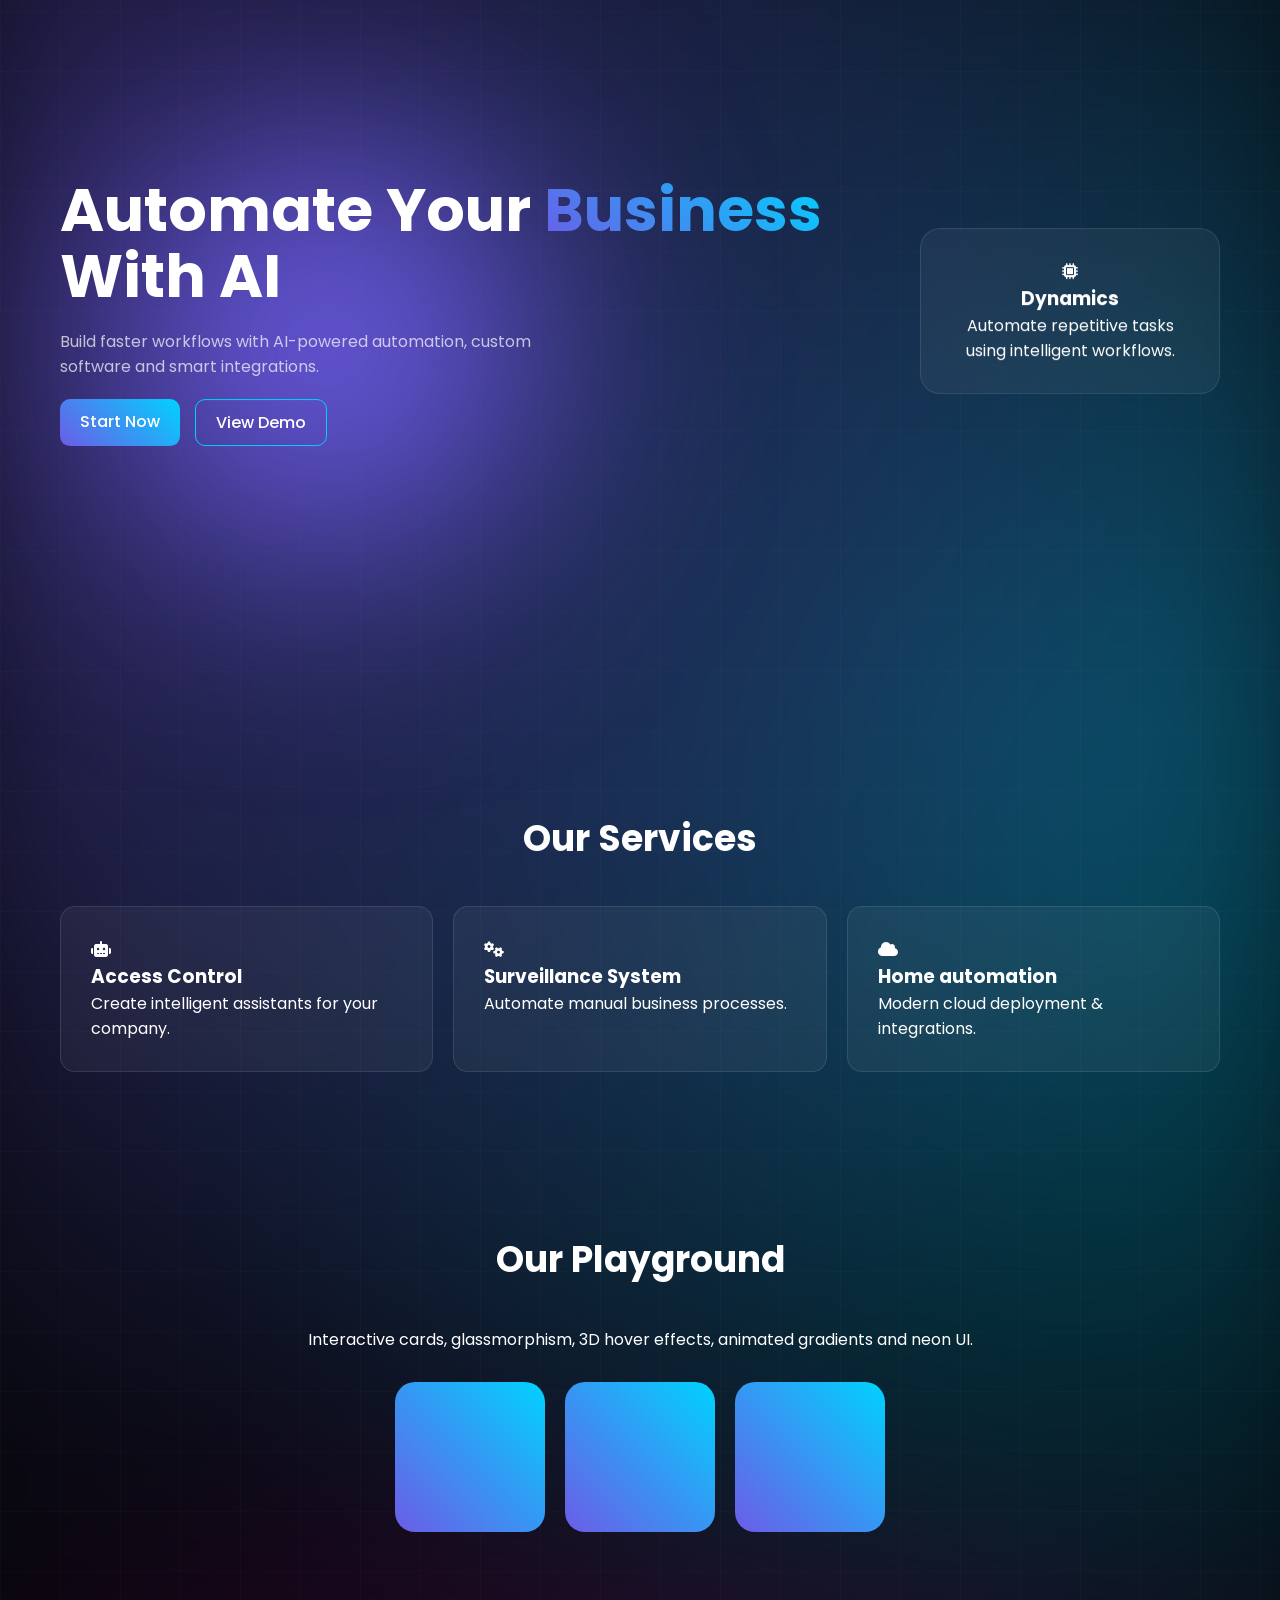
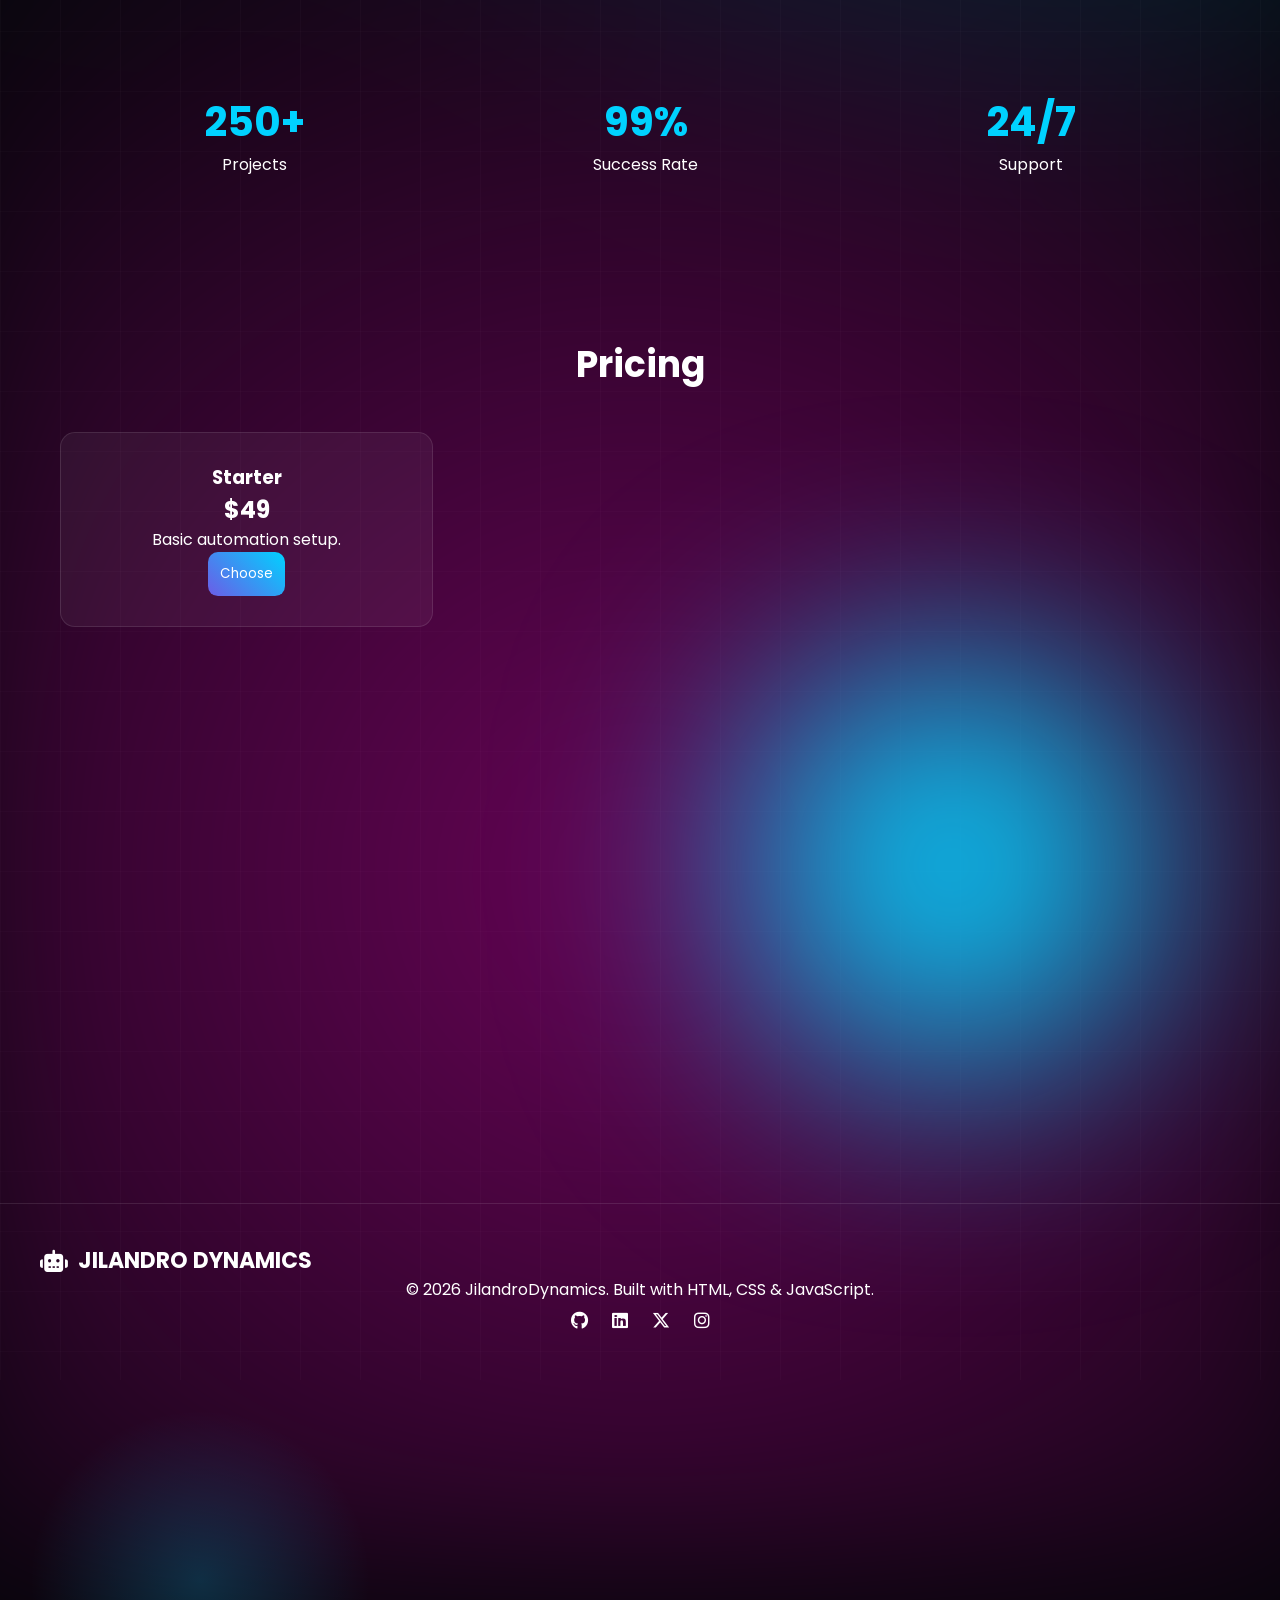
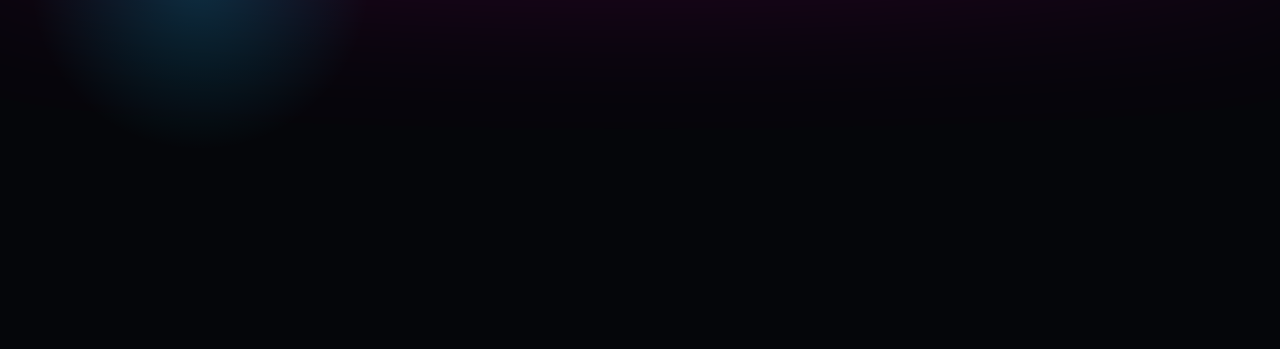
<file: index.html>
<!DOCTYPE html>
<html lang="en">
<head>
    <meta charset="UTF-8">
    <meta name="viewport" content="width=device-width, initial-scale=1.0">
    <title>JILANDRO DYNAMICS</title>

    <link rel="stylesheet" href="css/style.css">

    <link rel="preconnect" href="https://fonts.googleapis.com">
    <link href="https://fonts.googleapis.com/css2?family=Poppins:wght@300;400;500;600;700;800&display=swap" rel="stylesheet">

    <link href="https://cdnjs.cloudflare.com/ajax/libs/font-awesome/6.6.0/css/all.min.css" rel="stylesheet">
</head>
<body>

<div class="cursor"></div>
<div class="bg-grid"></div>
<div class="glow glow1"></div>
<div class="glow glow2"></div>

<!-- Navbar -->

<nav>

    <div class="logo">
        <i class="fa-solid fa-robot"></i>
        Jilandro Dynamics
    </div>

    <ul>

        <li><a href="#">Home</a></li>
        <li><a href="#">Services</a></li>
        <li><a href="#">Projects</a></li>
        <li><a href="#">Contact</a></li>

    </ul>

    <a href="#" class="btn">Get Started</a>

</nav>

<!-- Hero -->

<section class="hero">

<div class="hero-text">

<h1>
Automate Your
<span>Business</span>
With AI
</h1>

<p>

Build faster workflows with AI-powered automation,
custom software and smart integrations.

</p>

<div class="hero-buttons">

<a href="#" class="btn">
Start Now
</a>

<a href="#" class="btn secondary">
View Demo
</a>

</div>

</div>

<div class="hero-image">

<div class="glass-card">

<i class="fa-solid fa-microchip"></i>

<h3>Dynamics</h3>

<p>Automate repetitive tasks using intelligent workflows.</p>

</div>

</div>

</section>

<!-- Services -->

<section class="services">

<h2>Our Services</h2>

<div class="cards">

<div class="card">

<i class="fa-solid fa-robot"></i>

<h3>Access Control</h3>

<p>Create intelligent assistants for your company.</p>

</div>

<div class="card">

<i class="fa-solid fa-gears"></i>

<h3>Surveillance System</h3>

<p>Automate manual business processes.</p>

</div>

<div class="card">

<i class="fa-solid fa-cloud"></i>

<h3>Home automation</h3>

<p>Modern cloud deployment & integrations.</p>

</div>

</div>

</section>

<!-- Playground -->

<section class="playground">

<h2>Our Playground</h2>

<p>

Interactive cards, glassmorphism,
3D hover effects,
animated gradients and neon UI.

</p>

<div class="play-cards">

<div class="play-card"></div>
<div class="play-card"></div>
<div class="play-card"></div>

</div>

</section>

<!-- Stats -->

<section class="stats">

<div class="stat">

<h1>250+</h1>

<p>Projects</p>

</div>

<div class="stat">

<h1>99%</h1>

<p>Success Rate</p>

</div>

<div class="stat">

<h1>24/7</h1>

<p>Support</p>

</div>

</section>

<!-- Pricing -->

<section class="pricing">

<h2>Pricing</h2>

<div class="cards">

<div class="price">

<h3>Starter</h3>

<h1>$49</h1>

<p>Basic automation setup.</p>

<button>Choose</button>

</div>

<div class="price featured">

<h3>Professional</h3>

<h1>$149</h1>

<p>Advanced AI workflows.</p>

<button>Choose</button>

</div>

<div class="price">

<h3>Enterprise</h3>

<h1>Custom</h1>

<p>Tailored automation systems.</p>

<button>Contact</button>

</div>

</div>

</section>

<!-- Contact -->

<section class="contact">

<h2>Let's Build Something Amazing</h2>

<form>

<input type="text" placeholder="Your Name">

<input type="email" placeholder="Email">

<textarea placeholder="Tell us about your project"></textarea>

<button>
Send Message
</button>

</form>

</section>

<!-- Footer -->

<footer>

<div class="logo">

<i class="fa-solid fa-robot"></i>

JILANDRO DYNAMICS

</div>

<p>

© 2026 JilandroDynamics.
Built with HTML, CSS & JavaScript.

</p>

<div class="socials">

<i class="fab fa-github"></i>
<i class="fab fa-linkedin"></i>
<i class="fab fa-x-twitter"></i>
<i class="fab fa-instagram"></i>

</div>

</footer>

<script src="js/script.js"></script>

</body>
</html>
</file>
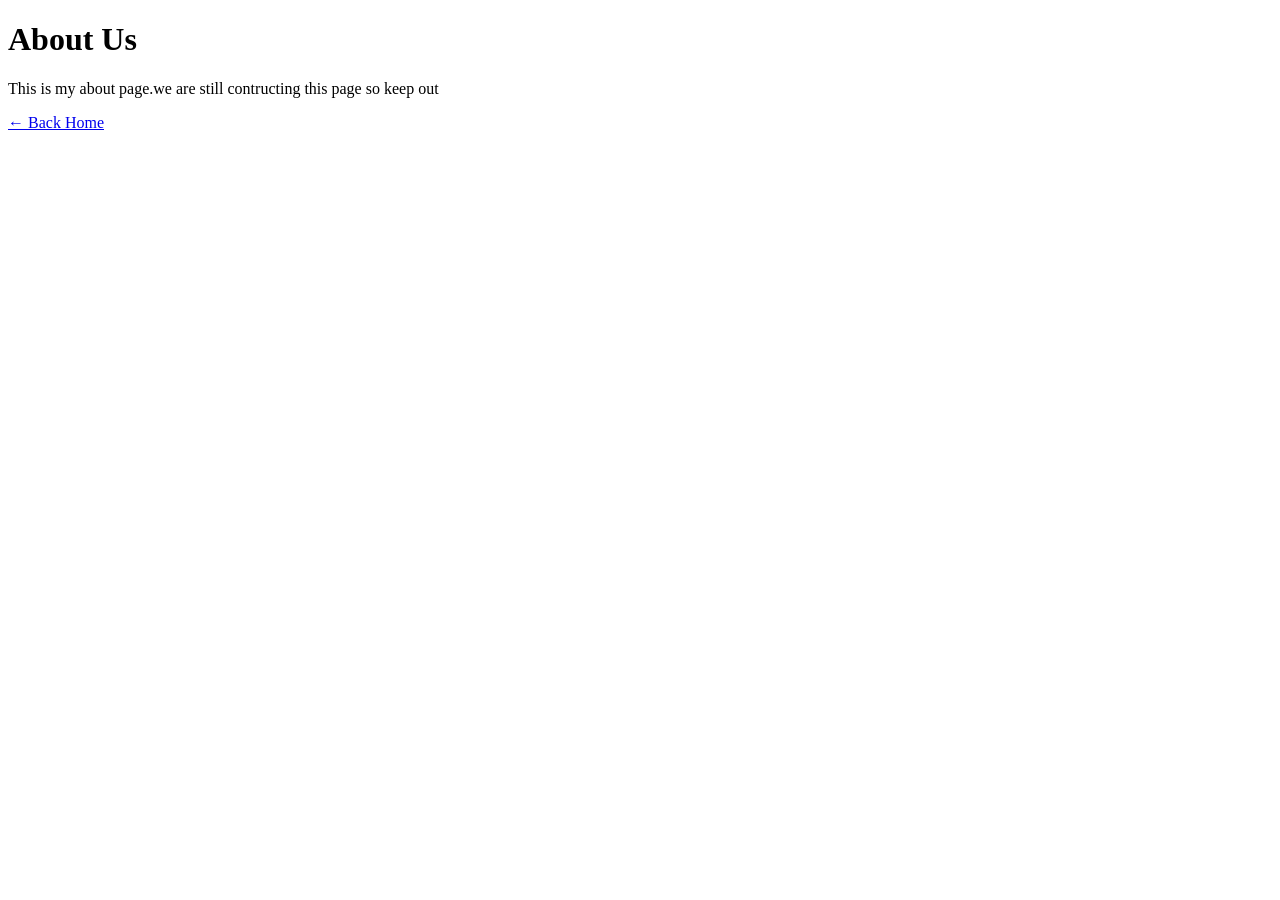
<file: about.html>
<!DOCTYPE html>
<html>
<head>
    <title>About</title>
</head>

<body>

<h1>About Us</h1>
<p>This is my about page.we are still contructing this page so keep out</p>

<a href="index.html">← Back Home</a>

</body>
</html>
</file>
<file: css/style.css>
/* ========== RESET ========== */
* {
  margin: 0;
  padding: 0;
  box-sizing: border-box;
  font-family: "Poppins", sans-serif;
}

body {
  background: #05060a;
  color: #fff;
  overflow-x: hidden;
}

/* ========== BACKGROUND EFFECTS ========== */

.bg-grid {
  position: fixed;
  inset: 0;
  background-image: linear-gradient(rgba(255,255,255,0.05) 1px, transparent 1px),
                    linear-gradient(90deg, rgba(255,255,255,0.05) 1px, transparent 1px);
  background-size: 60px 60px;
  z-index: -3;
  opacity: 0.4;
}

.glow {
  position: fixed;
  width: 400px;
  height: 400px;
  filter: blur(120px);
  z-index: -2;
  border-radius: 50%;
}

.glow1 {
  background: #6c5ce7;
  top: 10%;
  left: 10%;
}

.glow2 {
  background: #00d2ff;
  bottom: 10%;
  right: 10%;
}

/* ========== CURSOR ========== */
.cursor {
  width: 20px;
  height: 20px;
  border: 2px solid #00d2ff;
  border-radius: 50%;
  position: fixed;
  pointer-events: none;
  transform: translate(-50%, -50%);
  transition: 0.1s;
  z-index: 999;
}

/* ========== NAVBAR ========== */

nav {
  display: flex;
  justify-content: space-between;
  align-items: center;
  padding: 20px 60px;
  position: fixed;
  width: 100%;
  top: 0;
  backdrop-filter: blur(15px);
  background: rgba(0,0,0,0.4);
  z-index: 100;
}

.logo {
  font-size: 22px;
  font-weight: 700;
  display: flex;
  gap: 10px;
  align-items: center;
}

nav ul {
  display: flex;
  gap: 30px;
  list-style: none;
}

nav ul li a {
  color: #fff;
  text-decoration: none;
  opacity: 0.7;
  transition: 0.3s;
}

nav ul li a:hover {
  opacity: 1;
  color: #00d2ff;
}

.btn {
  padding: 10px 20px;
  background: linear-gradient(45deg, #6c5ce7, #00d2ff);
  border: none;
  color: white;
  border-radius: 10px;
  cursor: pointer;
  text-decoration: none;
  transition: 0.3s;
  font-weight: 500;
}

.btn:hover {
  transform: scale(1.05);
  box-shadow: 0 0 20px rgba(0,210,255,0.5);
}

.btn.secondary {
  background: transparent;
  border: 1px solid #00d2ff;
}

/* ========== HERO ========== */

.hero {
  display: flex;
  justify-content: space-between;
  align-items: center;
  padding: 140px 60px 80px;
  min-height: 100vh;
}

.hero-text h1 {
  font-size: 60px;
  line-height: 1.1;
}

.hero-text span {
  background: linear-gradient(45deg, #6c5ce7, #00d2ff);
  -webkit-background-clip: text;
  -webkit-text-fill-color: transparent;
}

.hero-text p {
  margin: 20px 0;
  opacity: 0.7;
  max-width: 500px;
}

.hero-buttons {
  display: flex;
  gap: 15px;
}

/* ========== GLASS CARD ========== */

.glass-card {
  background: rgba(255,255,255,0.05);
  border: 1px solid rgba(255,255,255,0.1);
  backdrop-filter: blur(15px);
  padding: 30px;
  border-radius: 20px;
  width: 300px;
  text-align: center;
  transition: 0.4s;
}

.glass-card:hover {
  transform: translateY(-10px);
  box-shadow: 0 0 30px rgba(0,210,255,0.3);
}

/* ========== SECTIONS ========== */

section {
  padding: 80px 60px;
}

h2 {
  font-size: 36px;
  margin-bottom: 40px;
  text-align: center;
}

/* ========== SERVICES ========== */

.cards {
  display: grid;
  grid-template-columns: repeat(auto-fit, minmax(250px, 1fr));
  gap: 20px;
}

.card {
  background: rgba(255,255,255,0.05);
  padding: 30px;
  border-radius: 15px;
  border: 1px solid rgba(255,255,255,0.1);
  transition: 0.3s;
}

.card:hover {
  transform: translateY(-10px);
  box-shadow: 0 0 25px rgba(108,92,231,0.3);
}

/* ========== PLAYGROUND ========== */

.playground {
  text-align: center;
}

.play-cards {
  display: flex;
  gap: 20px;
  justify-content: center;
  margin-top: 30px;
}

.play-card {
  width: 150px;
  height: 150px;
  background: linear-gradient(45deg, #6c5ce7, #00d2ff);
  border-radius: 20px;
  animation: float 4s ease-in-out infinite;
}

.play-card:nth-child(2) {
  animation-delay: 1s;
}

.play-card:nth-child(3) {
  animation-delay: 2s;
}

@keyframes float {
  0%,100% { transform: translateY(0); }
  50% { transform: translateY(-20px); }
}

/* ========== STATS ========== */

.stats {
  display: flex;
  justify-content: space-around;
  text-align: center;
}

.stat h1 {
  font-size: 40px;
  color: #00d2ff;
}

/* ========== PRICING ========== */

.price {
  background: rgba(255,255,255,0.05);
  padding: 30px;
  border-radius: 15px;
  border: 1px solid rgba(255,255,255,0.1);
  text-align: center;
  transition: 0.3s;
}

.price:hover {
  transform: scale(1.05);
}

.featured {
  border: 1px solid #00d2ff;
  box-shadow: 0 0 20px rgba(0,210,255,0.3);
}

/* ========== CONTACT ========== */

.contact form {
  display: flex;
  flex-direction: column;
  gap: 15px;
  max-width: 500px;
  margin: auto;
}

input, textarea {
  padding: 12px;
  border-radius: 10px;
  border: none;
  outline: none;
  background: rgba(255,255,255,0.05);
  color: white;
}

button {
  padding: 12px;
  border: none;
  border-radius: 10px;
  background: linear-gradient(45deg, #6c5ce7, #00d2ff);
  color: white;
  cursor: pointer;
}

/* ========== FOOTER ========== */

footer {
  text-align: center;
  padding: 40px;
  border-top: 1px solid rgba(255,255,255,0.1);
}

.socials i {
  margin: 10px;
  font-size: 18px;
  cursor: pointer;
  transition: 0.3s;
}

.socials i:hover {
  color: #00d2ff;
  transform: scale(1.2);
}

/* ========== RESPONSIVE ========== */

@media (max-width: 900px) {
  .hero {
    flex-direction: column;
    text-align: center;
    gap: 40px;
  }

  nav {
    flex-direction: column;
    gap: 10px;
  }

  .stats {
    flex-direction: column;
    gap: 30px;
  }
}
</file>
